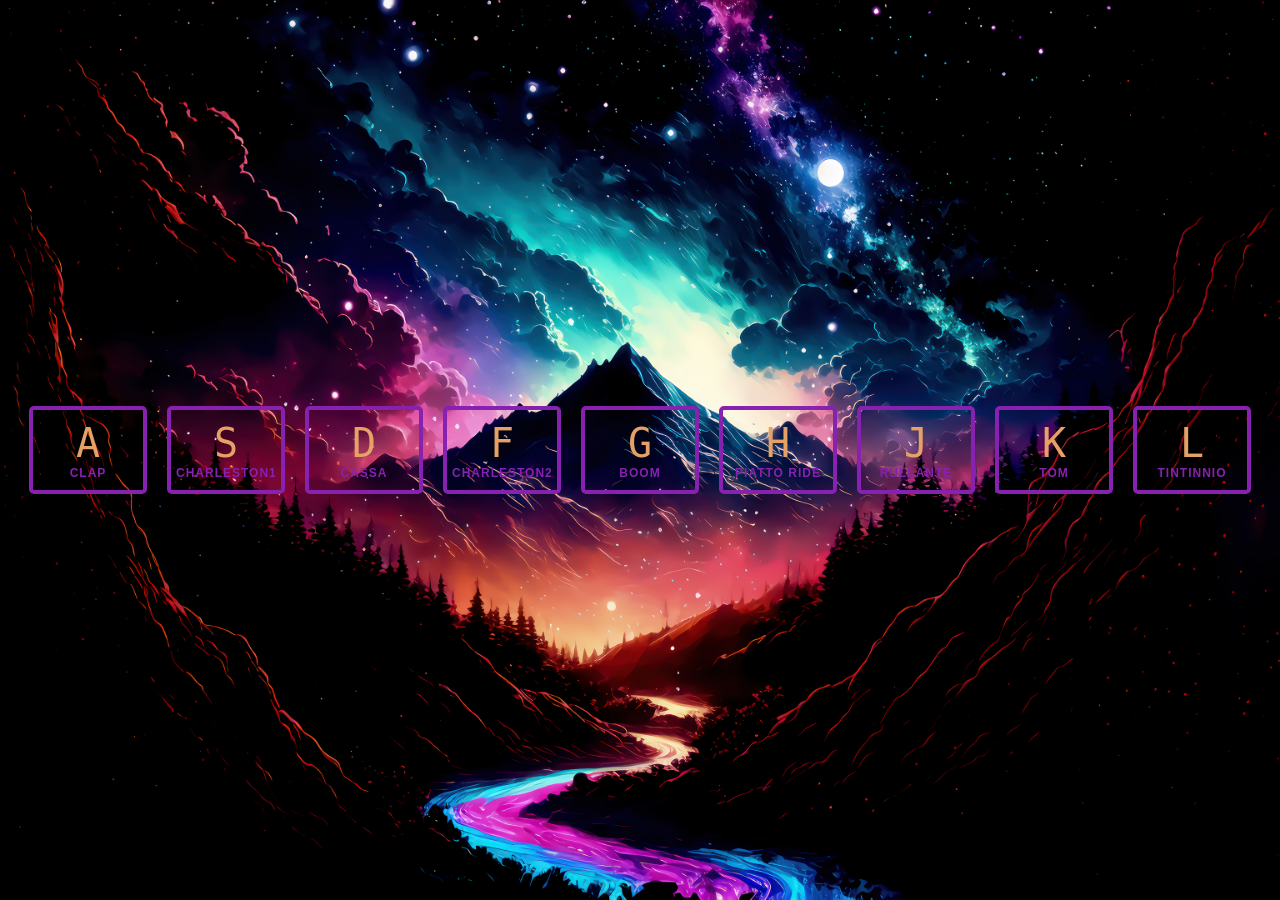
<file: Index.html>
<html>
<head>
  <link rel="stylesheet" href="DrumKit.css">
</head>
<body>

  <div class="keys">
    <div data-key="65" class="key">
      <kbd>A</kbd>
      <span class="sound">clap</span>
    </div>
    <div data-key="83" class="key">
      <kbd>S</kbd>
      <span class="sound">charleston1</span>
    </div>
    <div data-key="68" class="key">
      <kbd>D</kbd>
      <span class="sound">cassa</span>
    </div>
    <div data-key="70" class="key">
      <kbd>F</kbd>
      <span class="sound">charleston2</span>
    </div>
    <div data-key="71" class="key">
      <kbd>G</kbd>
      <span class="sound">boom</span>
    </div>
    <div data-key="72" class="key">
      <kbd>H</kbd>
      <span class="sound">piatto ride</span>
    </div>
    <div data-key="74" class="key">
      <kbd>J</kbd>
      <span class="sound">rullante</span>
    </div>
    <div data-key="75" class="key">
      <kbd>K</kbd>
      <span class="sound">tom</span>
    </div>
    <div data-key="76" class="key">
      <kbd>L</kbd>
      <span class="sound">tintinnio</span>
    </div>
  </div>

  <audio data-key="65" src="sounds/clap.wav"></audio>
  <audio data-key="83" src="sounds/hihat.wav"></audio>
  <audio data-key="68" src="sounds/kick.wav"></audio>
  <audio data-key="70" src="sounds/openhat.wav"></audio>
  <audio data-key="71" src="sounds/boom.wav"></audio>
  <audio data-key="72" src="sounds/ride.wav"></audio>
  <audio data-key="74" src="sounds/snare.wav"></audio>
  <audio data-key="75" src="sounds/tom.wav"></audio>
  <audio data-key="76" src="sounds/tink.wav"></audio>

  <script src="DrumKit.js"></script>

</body>
</html>
</file>
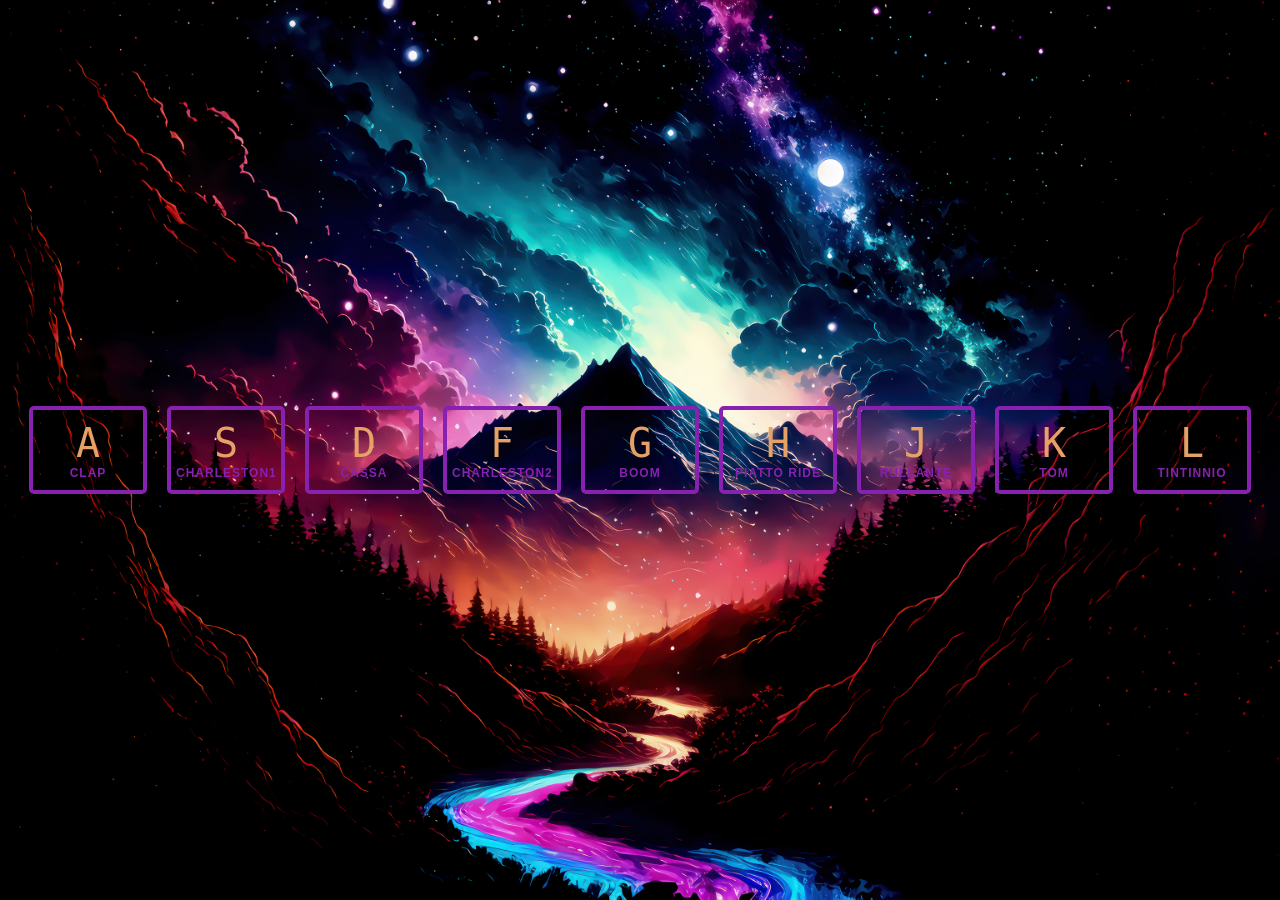
<file: DrumKit.html>
<html>
<head>
  <link rel="stylesheet" href="DrumKit.css">
</head>
<body>

  <div class="keys">
    <div data-key="65" class="key">
      <kbd>A</kbd>
      <span class="sound">clap</span>
    </div>
    <div data-key="83" class="key">
      <kbd>S</kbd>
      <span class="sound">charleston1</span>
    </div>
    <div data-key="68" class="key">
      <kbd>D</kbd>
      <span class="sound">cassa</span>
    </div>
    <div data-key="70" class="key">
      <kbd>F</kbd>
      <span class="sound">charleston2</span>
    </div>
    <div data-key="71" class="key">
      <kbd>G</kbd>
      <span class="sound">boom</span>
    </div>
    <div data-key="72" class="key">
      <kbd>H</kbd>
      <span class="sound">piatto ride</span>
    </div>
    <div data-key="74" class="key">
      <kbd>J</kbd>
      <span class="sound">rullante</span>
    </div>
    <div data-key="75" class="key">
      <kbd>K</kbd>
      <span class="sound">tom</span>
    </div>
    <div data-key="76" class="key">
      <kbd>L</kbd>
      <span class="sound">tintinnio</span>
    </div>
  </div>

  <audio data-key="65" src="sounds/clap.wav"></audio>
  <audio data-key="83" src="sounds/hihat.wav"></audio>
  <audio data-key="68" src="sounds/kick.wav"></audio>
  <audio data-key="70" src="sounds/openhat.wav"></audio>
  <audio data-key="71" src="sounds/boom.wav"></audio>
  <audio data-key="72" src="sounds/ride.wav"></audio>
  <audio data-key="74" src="sounds/snare.wav"></audio>
  <audio data-key="75" src="sounds/tom.wav"></audio>
  <audio data-key="76" src="sounds/tink.wav"></audio>

  <script src="DrumKit.js"></script>

</body>
</html>
</file>
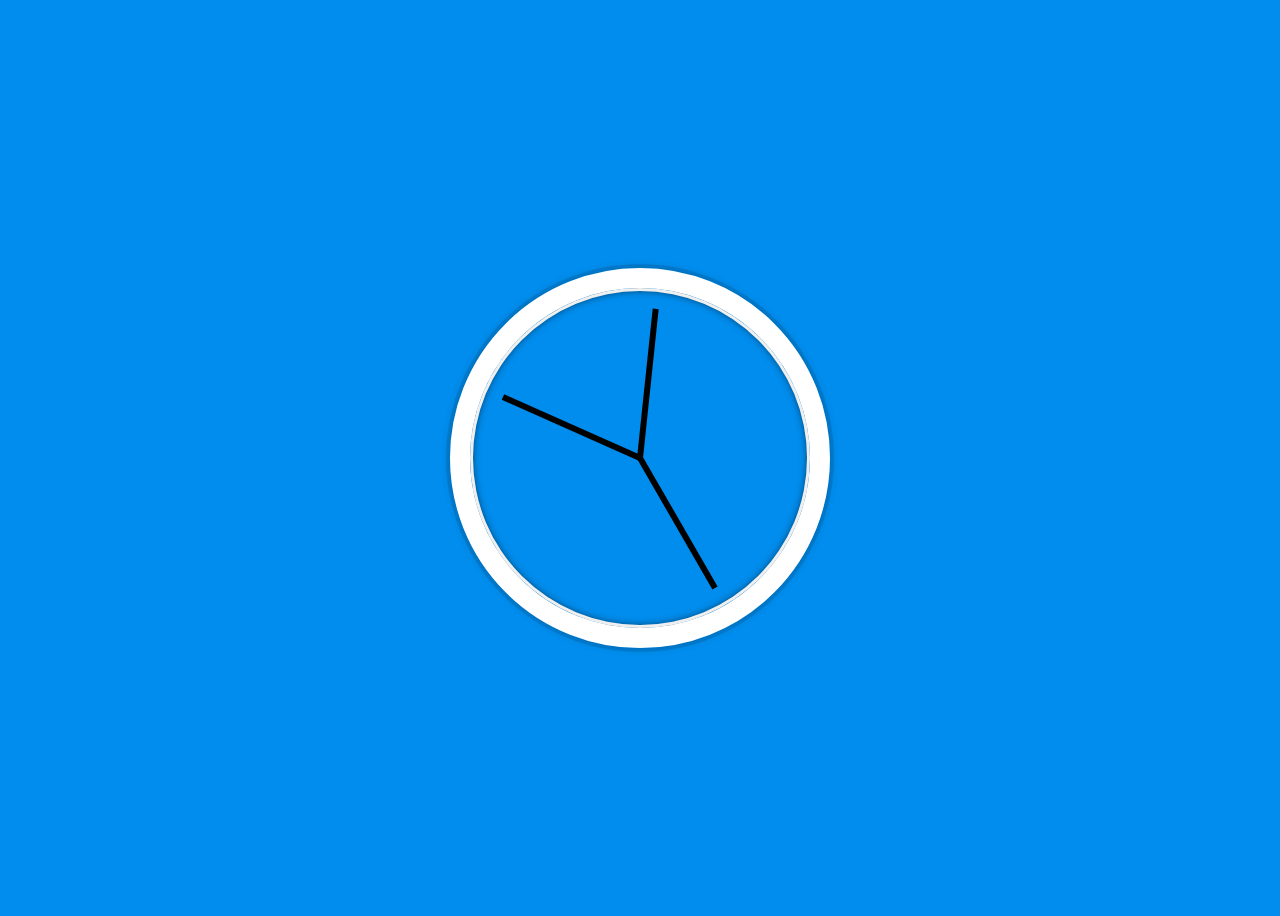
<file: js30day2.html>
<html>

<head>
<title>Index</title>
  <link rel="stylesheet" href="js30day2.css">
<link rel="icon" type="image/x-icon" href="./images/unicorn2.ico">
</head>

<body>


  <div class="clock">
    <div class="clock-face">
      <div class="hand hour-hand"></div>
      <div class="hand min-hand"></div>
      <div class="hand second-hand"></div>
    </div>
  </div>

  <script src="js30day2.js">
  </script>
</body>

</html>
</file>
<file: DrumKit.css>
html {
  font-size: 10px;
  background: url('./nightclouds.jpg') bottom center;
  background-size: cover;
}

body,html {
  margin: 0;
  padding: 0;
  font-family: sans-serif;
}

.keys {
  display: flex;
  flex: 1;
  min-height: 100vh;
  align-items: center;
  justify-content: center;
}

.key {
  border: .4rem solid #8721af;
  border-radius: .5rem;
  margin: 1rem;
  font-size: 1.5rem;
  padding: 1rem .5rem;
  transition: all .07s ease;
  width: 10rem;
  text-align: center;
  color: #e6a266;
}

.playing {
  transform: scale(5);
  border-color: #e6a266;

}

kbd {
  display: block;
  font-size: 4rem;
}

.sound {
  font-size: 1.2rem;
  font-weight: bold;
  text-transform: uppercase;
  letter-spacing: .1rem;
  color: #8721af;
}
</file>
<file: js30day2.css>
html {
      background: #018DED url(http://unsplash.it/1500/1000?image=881&blur=50);
      background-size: cover;
      font-family: 'helvetica neue';
      text-align: center;
      font-size: 10px;
    }

    body {
      font-size: 2rem;
      display: flex;
      flex: 1;
      min-height: 100vh;
      align-items: center;
    }

    .clock {
      width: 30rem;
      height: 30rem;
      border: 20px solid white;
      border-radius: 50%;
      margin: 50px auto;
      position: relative;
      padding: 2rem;
      box-shadow: 0 0 0px 4px rgba(0, 0, 0, 0.1), inset 0 0 0 3px #EFEFEF, inset 0 0 10px black, 0 0 10px rgba(0, 0, 0, 0.2);
    }

    .clock-face {
      position: relative;
      width: 100%;
      height: 100%;
      transform: translateY(-3px);
      /* account for the height of the clock hands */
    }

    .hand {
      width: 50%;
      height: 6px;
      background: black;
      position: absolute;
      top: 50%;
      transform-origin: 100%;
      transform: rotate(90deg);
      transition: all 0.05s;
      transition-timing-function: cubic-bezier(0.1, 2.7, 0.58, 1);
    }
</file>
